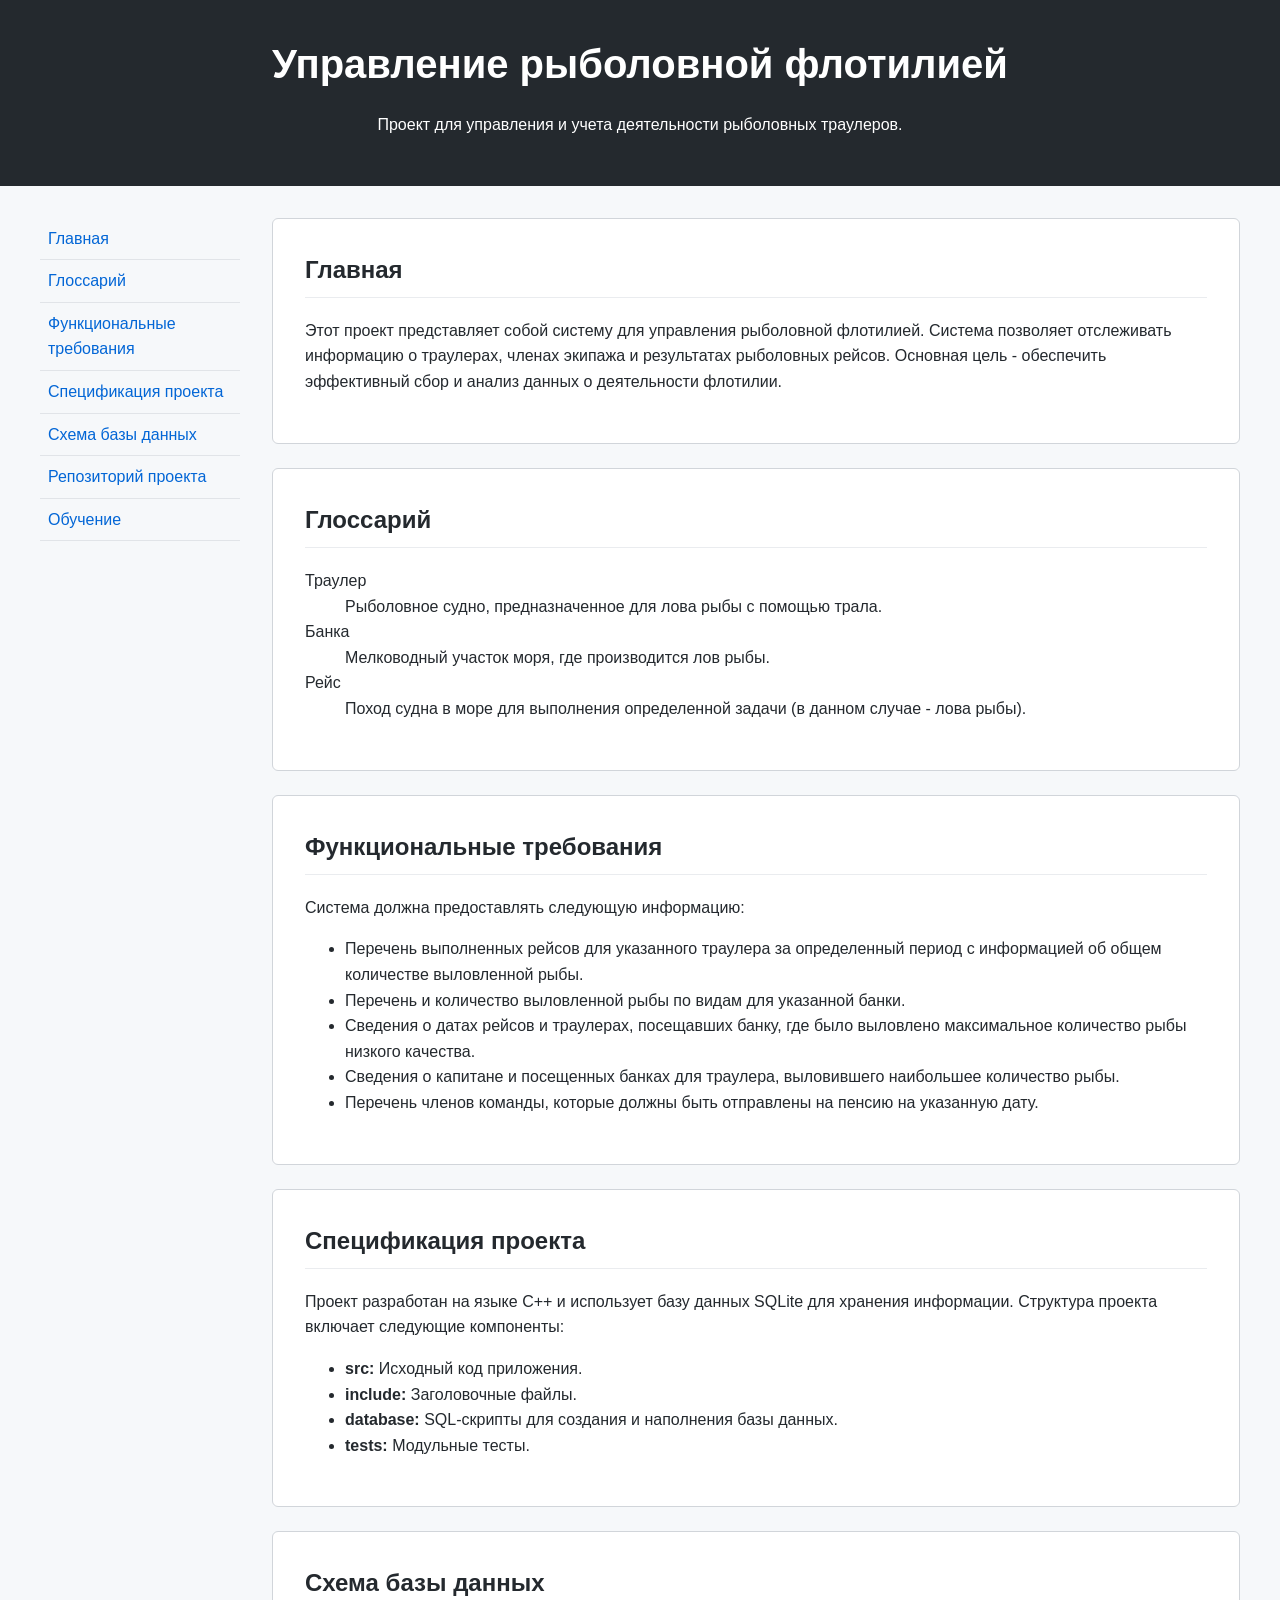
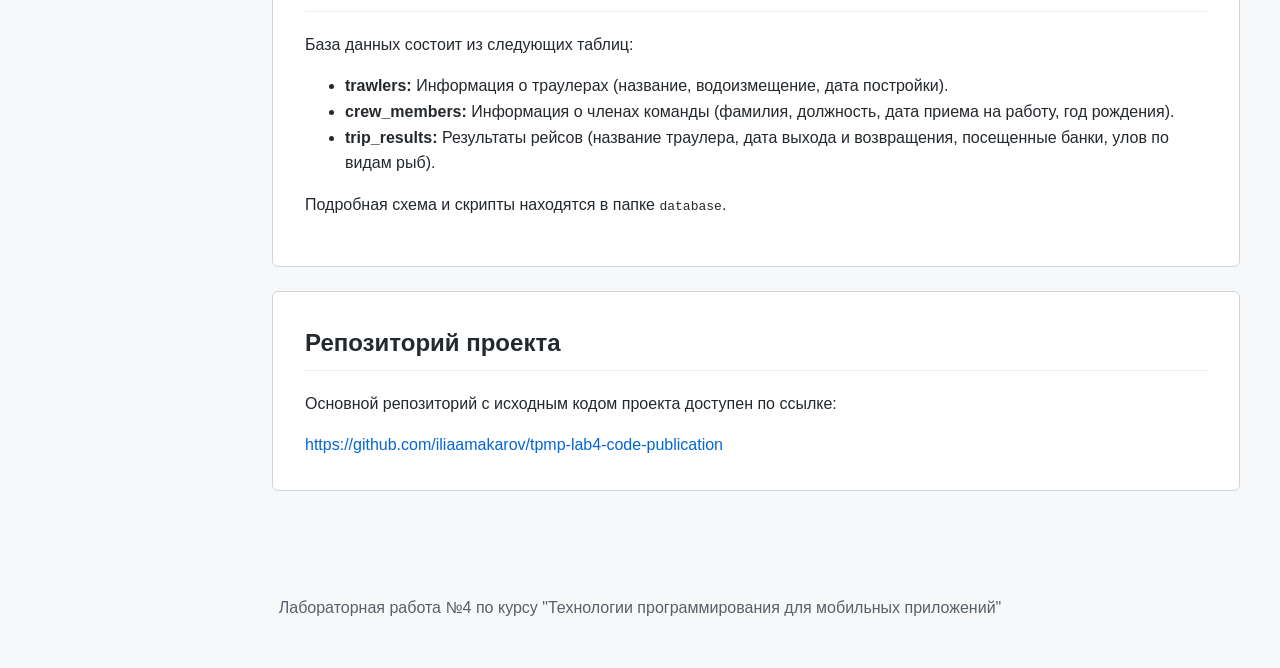
<file: index.html>
<!doctype html>
<html lang="ru">
  <head>
    <meta charset="UTF-8" />
    <meta name="viewport" content="width=device-width, initial-scale=1.0" />
    <title>Управление рыболовной флотилией</title>
    <link rel="stylesheet" href="style.css" />
  </head>
  <body>
    <header>
      <h1>Управление рыболовной флотилией</h1>
      <p>Проект для управления и учета деятельности рыболовных траулеров.</p>
    </header>
    <div class="container">
      <nav>
        <ul>
          <li><a href="#home">Главная</a></li>
          <li><a href="#glossary">Глоссарий</a></li>
          <li>
            <a href="#functional-requirements">Функциональные требования</a>
          </li>
          <li><a href="#project-specification">Спецификация проекта</a></li>
          <li><a href="#db-schema">Схема базы данных</a></li>
          <li><a href="#repository">Репозиторий проекта</a></li>
          <li><a href="learning.html">Обучение</a></li>
        </ul>
      </nav>
      <main>
        <section id="home">
          <h2>Главная</h2>
          <p>
            Этот проект представляет собой систему для управления рыболовной
            флотилией. Система позволяет отслеживать информацию о траулерах,
            членах экипажа и результатах рыболовных рейсов. Основная цель -
            обеспечить эффективный сбор и анализ данных о деятельности флотилии.
          </p>
        </section>
        <section id="glossary">
          <h2>Глоссарий</h2>
          <dl>
            <dt>Траулер</dt>
            <dd>
              Рыболовное судно, предназначенное для лова рыбы с помощью трала.
            </dd>
            <dt>Банка</dt>
            <dd>Мелководный участок моря, где производится лов рыбы.</dd>
            <dt>Рейс</dt>
            <dd>
              Поход судна в море для выполнения определенной задачи (в данном
              случае - лова рыбы).
            </dd>
          </dl>
        </section>
        <section id="functional-requirements">
          <h2>Функциональные требования</h2>
          <p>Система должна предоставлять следующую информацию:</p>
          <ul>
            <li>
              Перечень выполненных рейсов для указанного траулера за
              определенный период с информацией об общем количестве выловленной
              рыбы.
            </li>
            <li>
              Перечень и количество выловленной рыбы по видам для указанной
              банки.
            </li>
            <li>
              Сведения о датах рейсов и траулерах, посещавших банку, где было
              выловлено максимальное количество рыбы низкого качества.
            </li>
            <li>
              Сведения о капитане и посещенных банках для траулера, выловившего
              наибольшее количество рыбы.
            </li>
            <li>
              Перечень членов команды, которые должны быть отправлены на пенсию
              на указанную дату.
            </li>
          </ul>
        </section>
        <section id="project-specification">
          <h2>Спецификация проекта</h2>
          <p>
            Проект разработан на языке C++ и использует базу данных SQLite для
            хранения информации. Структура проекта включает следующие
            компоненты:
          </p>
          <ul>
            <li><b>src:</b> Исходный код приложения.</li>
            <li><b>include:</b> Заголовочные файлы.</li>
            <li>
              <b>database:</b> SQL-скрипты для создания и наполнения базы
              данных.
            </li>
            <li><b>tests:</b> Модульные тесты.</li>
          </ul>
        </section>
        <section id="db-schema">
          <h2>Схема базы данных</h2>
          <p>База данных состоит из следующих таблиц:</p>
          <ul>
            <li>
              <b>trawlers:</b> Информация о траулерах (название, водоизмещение,
              дата постройки).
            </li>
            <li>
              <b>crew_members:</b> Информация о членах команды (фамилия,
              должность, дата приема на работу, год рождения).
            </li>
            <li>
              <b>trip_results:</b> Результаты рейсов (название траулера, дата
              выхода и возвращения, посещенные банки, улов по видам рыб).
            </li>
          </ul>
          <p>
            Подробная схема и скрипты находятся в папке <code>database</code>.
          </p>
        </section>
        <section id="repository">
          <h2>Репозиторий проекта</h2>
          <p>
            Основной репозиторий с исходным кодом проекта доступен по ссылке:
          </p>
          <a href="https://github.com/iliaamakarov/tpmp-lab4-code-publication"
            >https://github.com/iliaamakarov/tpmp-lab4-code-publication</a
          >
        </section>
      </main>
    </div>
    <footer>
      <p>
        Лабораторная работа №4 по курсу "Технологии программирования для
        мобильных приложений"
      </p>
    </footer>
  </body>
</html>
</file>
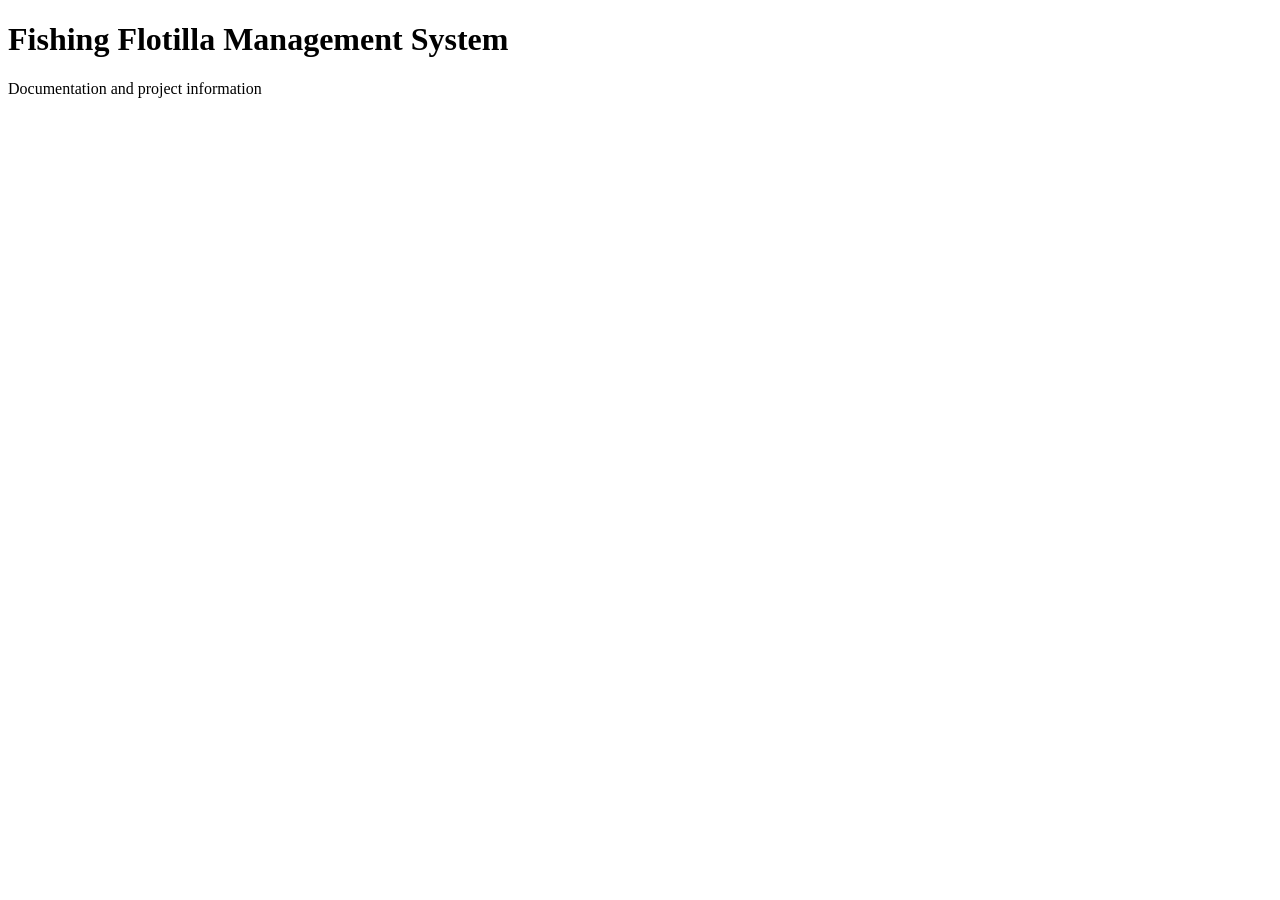
<file: index1.html>
<!DOCTYPE html>
<html>
<head>
    <title>Fishing Flotilla Management System</title>
</head>
<body>
    <h1>Fishing Flotilla Management System</h1>
    <p>Documentation and project information</p>
</body>
</html>
</file>
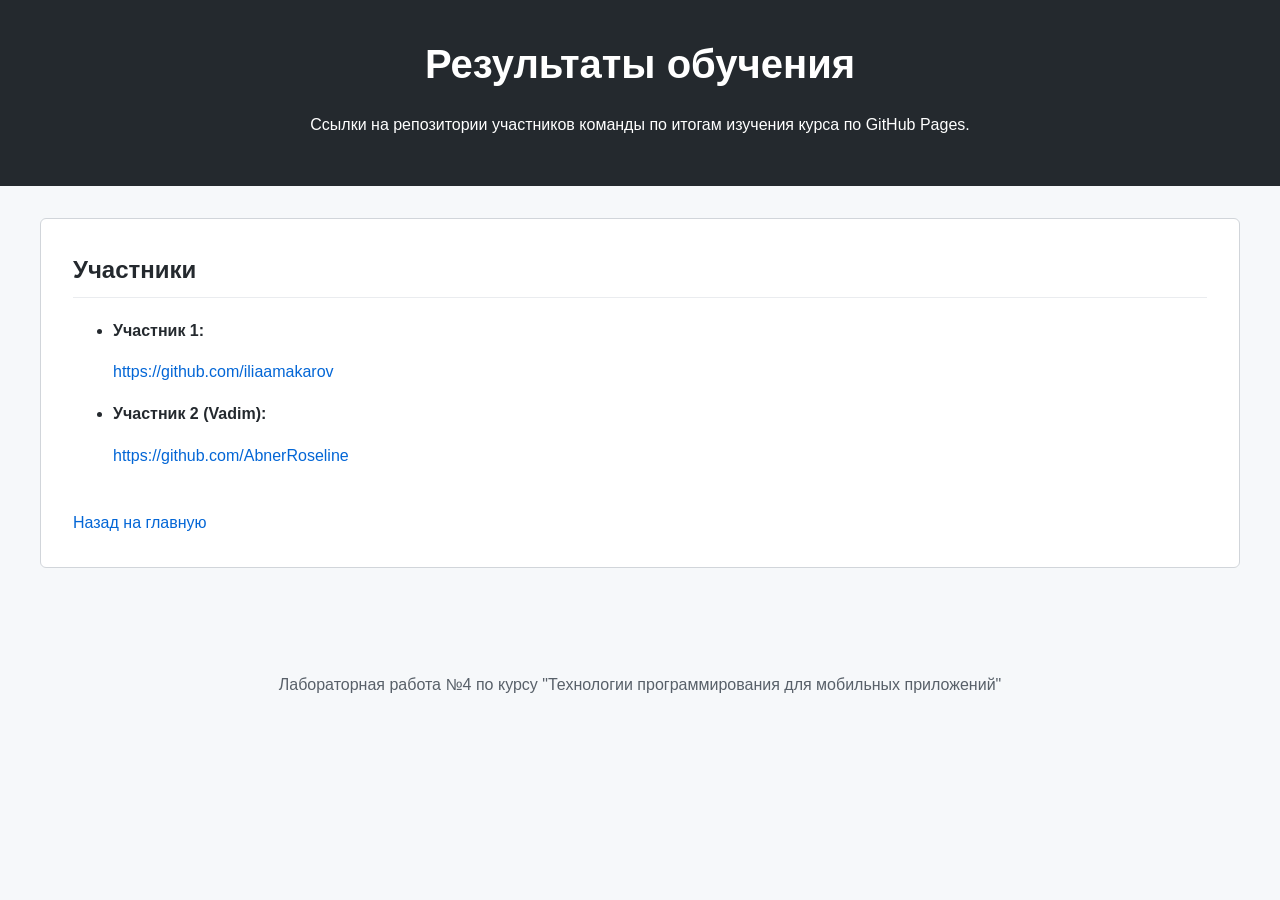
<file: learning.html>
<!doctype html>
<html lang="ru">
  <head>
    <meta charset="UTF-8" />
    <meta name="viewport" content="width=device-width, initial-scale=1.0" />
    <title>Обучение - Управление рыболовной флотилией</title>
    <link rel="stylesheet" href="style.css" />
  </head>
  <body>
    <header>
      <h1>Результаты обучения</h1>
      <p>
        Ссылки на репозитории участников команды по итогам изучения курса по
        GitHub Pages.
      </p>
    </header>
    <div class="container">
      <main>
        <section>
          <h2>Участники</h2>
          <ul>
            <li>
              <p><strong>Участник 1:</strong></p>
              <a href="https://github.com/iliaamakarov"
                >https://github.com/iliaamakarov</a
              >
            </li>
            <li>
              <p><strong>Участник 2 (Vadim):</strong></p>
              <a href="https://github.com/AbnerRoseline"
                >https://github.com/AbnerRoseline</a
              >
            </li>
          </ul>
          <br />
          <a href="index.html">Назад на главную</a>
        </section>
      </main>
    </div>
    <footer>
      <p>
        Лабораторная работа №4 по курсу "Технологии программирования для
        мобильных приложений"
      </p>
    </footer>
  </body>
</html>
</file>
<file: style.css>
body {
    font-family: -apple-system, BlinkMacSystemFont, "Segoe UI", "Noto Sans", Helvetica, Arial, sans-serif, "Apple Color Emoji", "Segoe UI Emoji";
    line-height: 1.6;
    margin: 0;
    padding: 0;
    background-color: #f6f8fa;
    color: #24292e;
}

header {
    background-color: #24292e;
    color: #ffffff;
    padding: 2rem 1rem;
    text-align: center;
}

header h1 {
    margin: 0;
    font-size: 2.5rem;
}

.container {
    display: flex;
    max-width: 1200px;
    margin: 2rem auto;
    padding: 0 1rem;
}

nav {
    width: 200px;
    margin-right: 2rem;
}

nav ul {
    list-style: none;
    padding: 0;
    margin: 0;
}

nav ul li a {
    display: block;
    padding: 0.5rem;
    text-decoration: none;
    color: #0366d6;
    border-bottom: 1px solid #e1e4e8;
}

nav ul li a:hover {
    background-color: #e1e4e8;
}

main {
    flex: 1;
}

section {
    background-color: #ffffff;
    padding: 2rem;
    margin-bottom: 1.5rem;
    border: 1px solid #d1d5da;
    border-radius: 6px;
}

h2 {
    border-bottom: 1px solid #eaecef;
    padding-bottom: 0.5rem;
    margin-top: 0;
}

a {
    color: #0366d6;
    text-decoration: none;
}

a:hover {
    text-decoration: underline;
}

footer {
    text-align: center;
    padding: 2rem 1rem;
    color: #586069;
}
</file>
